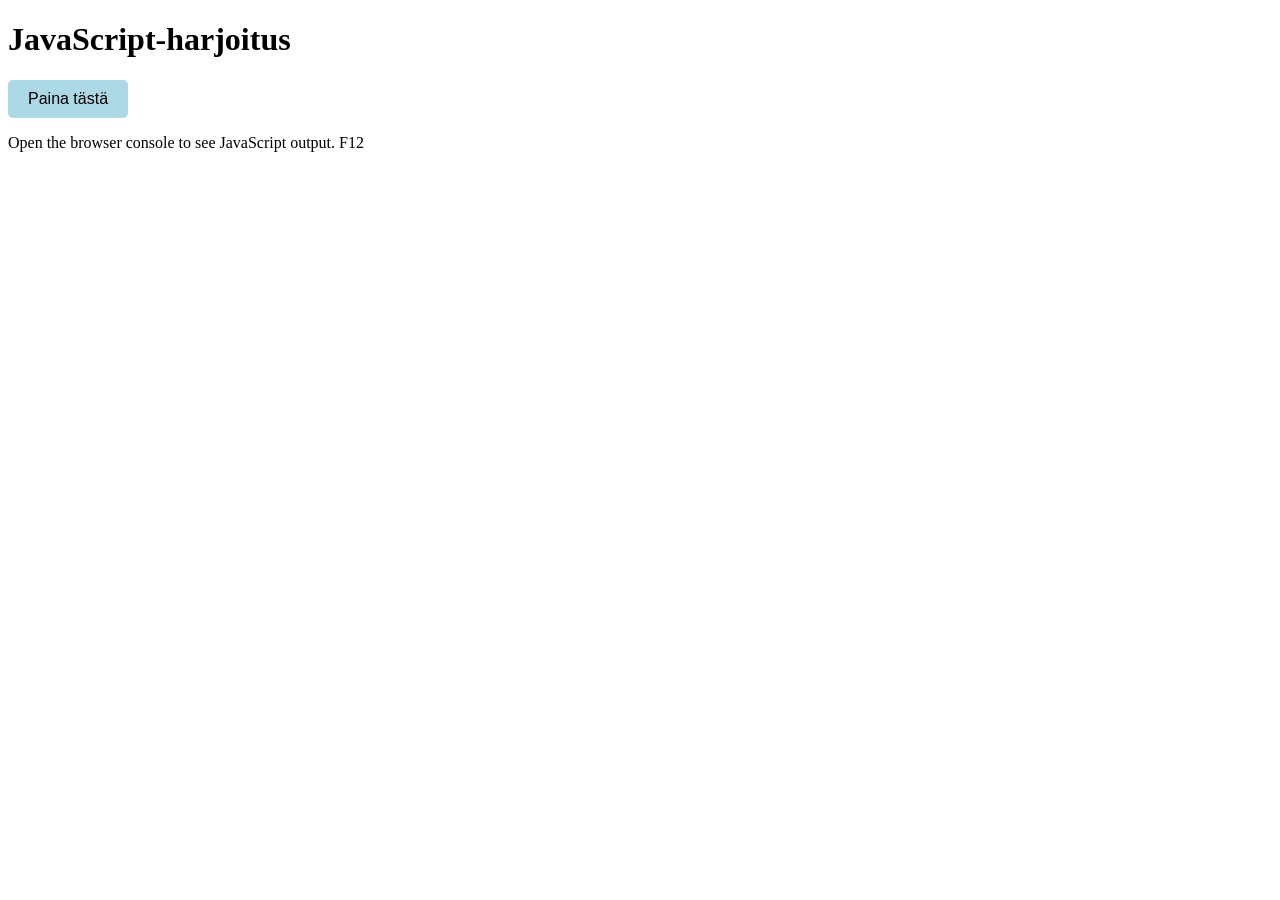
<file: WS02-java_script basics/index.html>
<!DOCTYPE html>
<html lang="en">
<head>
    <meta charset="UTF-8">
    <meta name="viewport" content="width=device-width, initial-scale=1.0">
    <title>JavaScript Basics</title>
     <link rel="stylesheet" href="styles.css">
</head>

<body>

    <h1>JavaScript-harjoitus</h1>

<button onclick="showMessage()">Paina tästä</button>
    <p>Open the browser console to see JavaScript output. F12</p>

    <!--Link to JavaScript file-->
    <script src="js/script.js"></script>

</body>
</html>
</file>
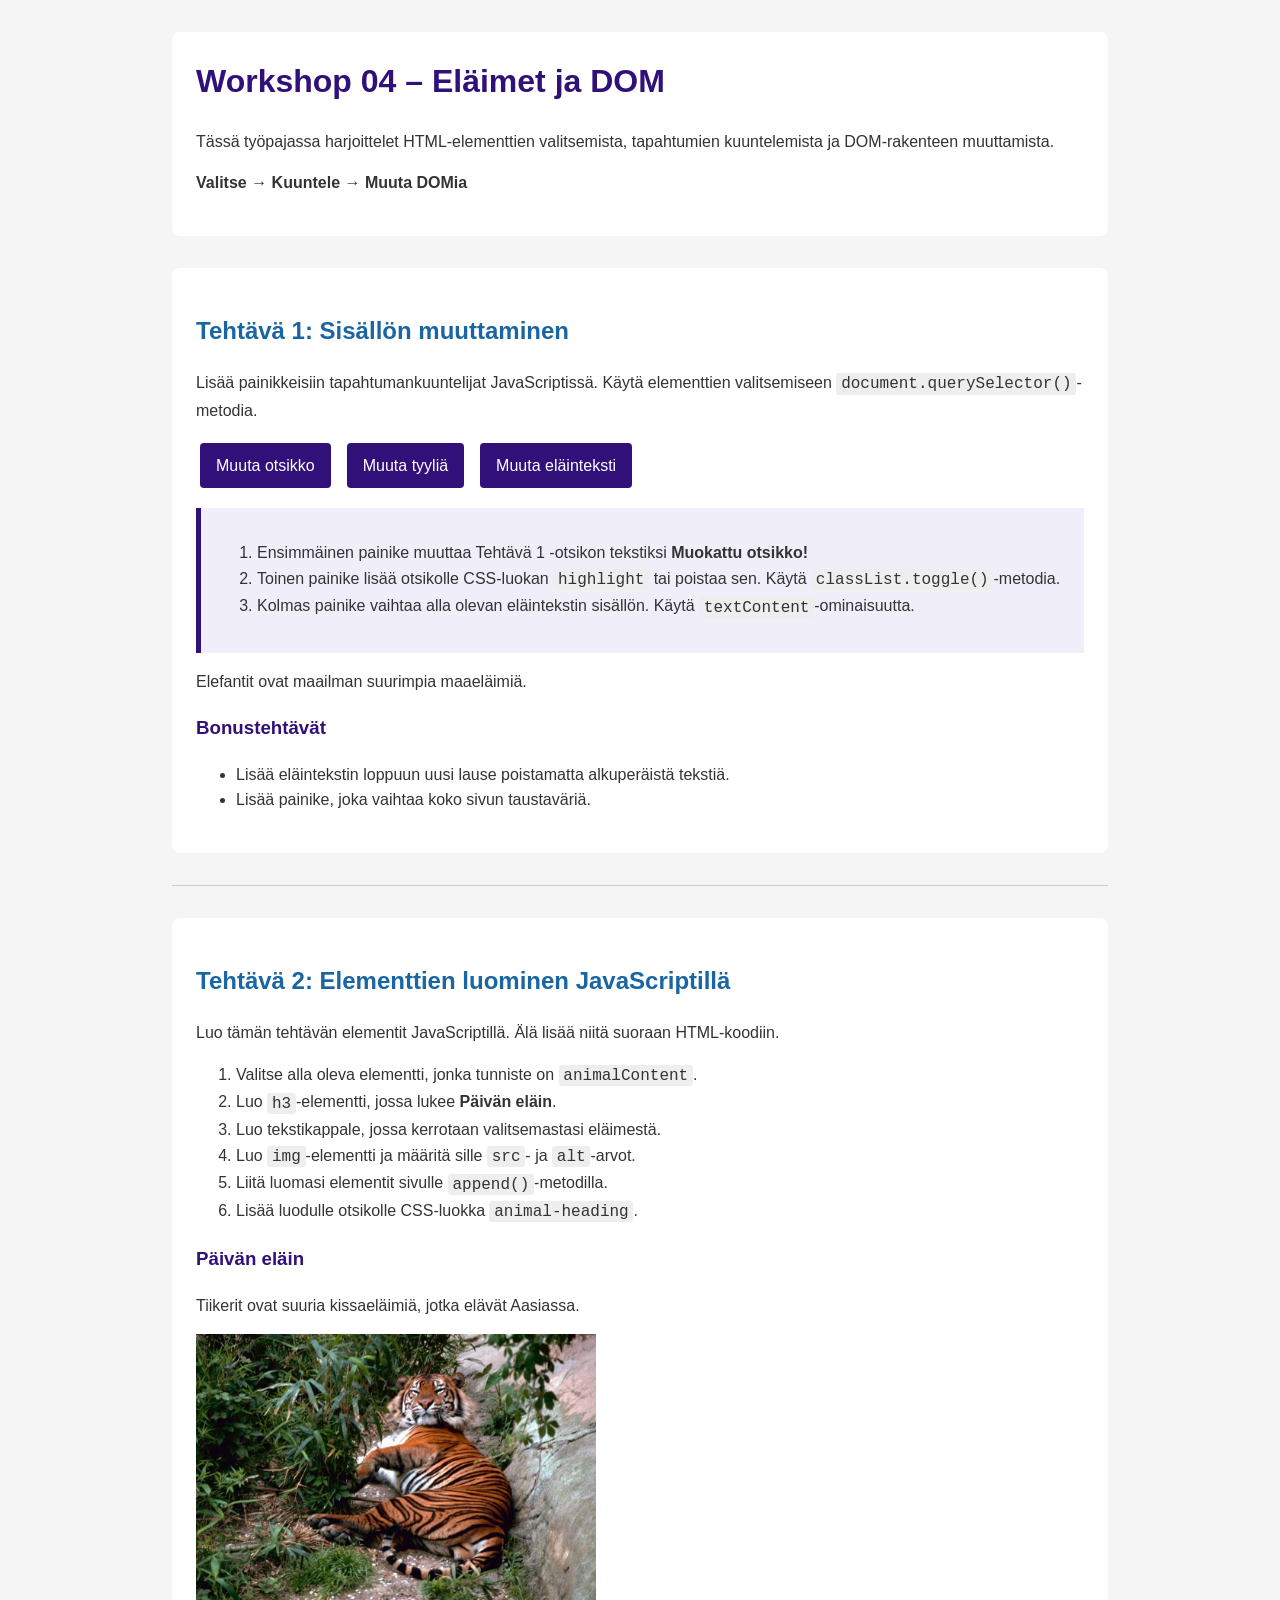
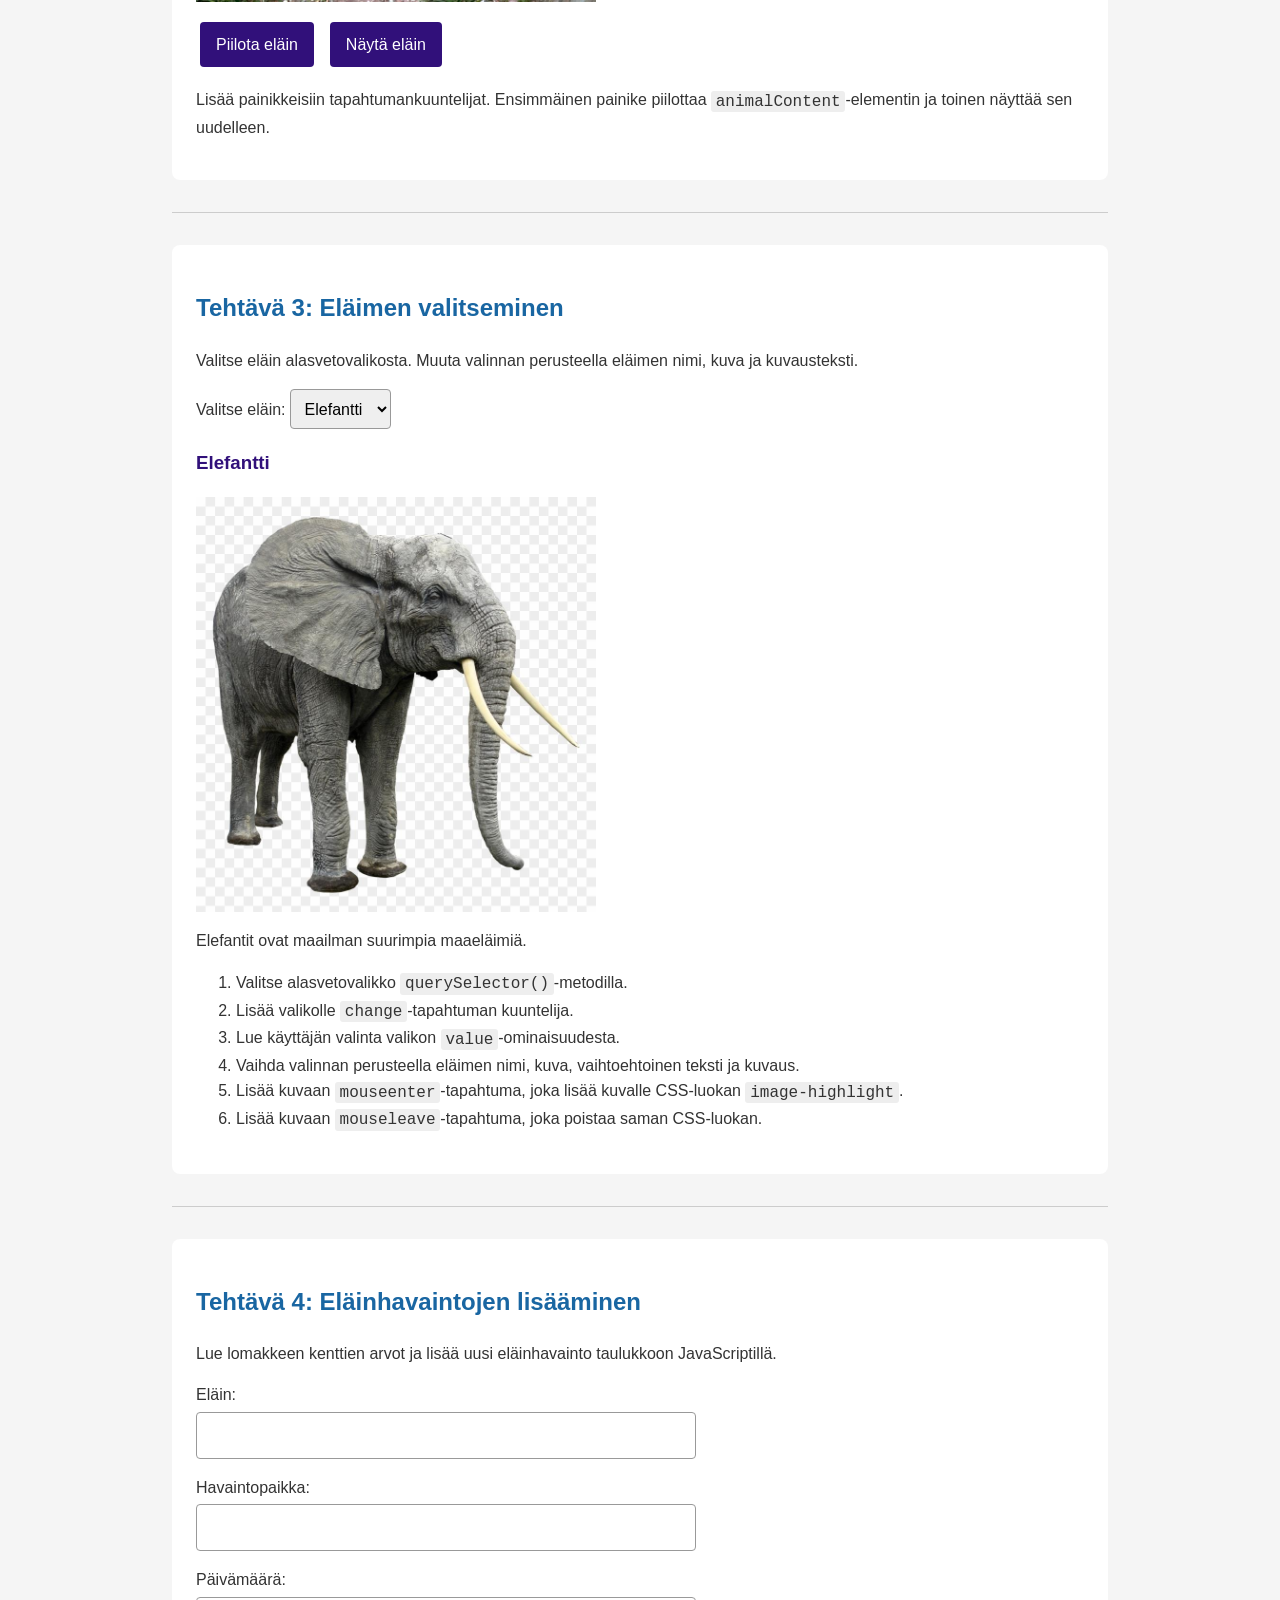
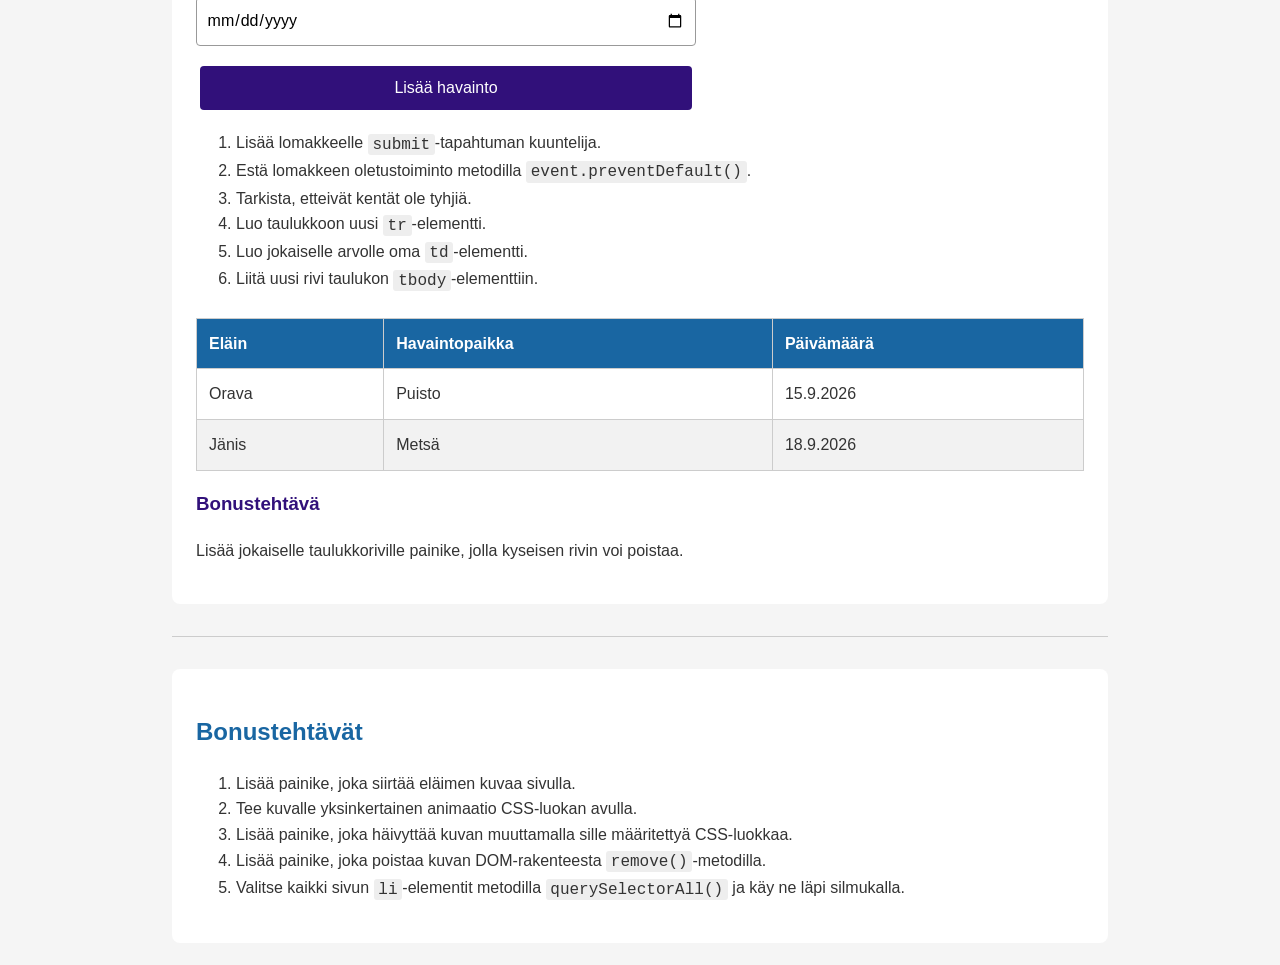
<file: WS04_DOM/index.html>
<!DOCTYPE html>
<html lang="fi">

<head>
    <meta charset="UTF-8">
    <meta name="viewport" content="width=device-width, initial-scale=1.0">

    <title>Workshop 04 – DOM-skriptaus</title>

    <link rel="stylesheet" href="css/styles.css">
    <script src="js/script.js" defer></script>
</head>

<body>
    <header>
        <h1 id="mainHeading">Workshop 04 – Eläimet ja DOM</h1>

        <p>
            Tässä työpajassa harjoittelet HTML-elementtien valitsemista,
            tapahtumien kuuntelemista ja DOM-rakenteen muuttamista.
        </p>

        <p>
            <strong>Valitse → Kuuntele → Muuta DOMia</strong>
        </p>
        
    </header>

    <main>
        <!-- TEHTÄVÄ 1 -->
        <section>
            <h2 id="taskOneHeading">Tehtävä 1: Sisällön muuttaminen</h2>

            <p>
                Lisää painikkeisiin tapahtumankuuntelijat JavaScriptissä.
                Käytä elementtien valitsemiseen
                <code>document.querySelector()</code>-metodia.
            </p>

            <div class="buttons">
                <button id="changeHeadingButton">
                    Muuta otsikko
                </button>

                <button id="changeStyleButton">
                    Muuta tyyliä
                </button>

                <button id="changeTextButton">
                    Muuta eläinteksti
                </button>
            </div>

            <div class="instructions">
                <ol>
                    <li>
                        Ensimmäinen painike muuttaa Tehtävä 1 -otsikon tekstiksi
                        <strong>Muokattu otsikko!</strong>
                    </li>

                    <li>
                        Toinen painike lisää otsikolle CSS-luokan
                        <code>highlight</code> tai poistaa sen.
                        Käytä <code>classList.toggle()</code>-metodia.
                    </li>

                    <li>
                        Kolmas painike vaihtaa alla olevan eläintekstin sisällön.
                        Käytä <code>textContent</code>-ominaisuutta.
                    </li>
                </ol>
            </div>

            <p id="animalText">
                Elefantit ovat maailman suurimpia maaeläimiä.
            </p>

            <h3>Bonustehtävät</h3>

            <ul>
                <li>
                    Lisää eläintekstin loppuun uusi lause poistamatta
                    alkuperäistä tekstiä.
                </li>

                <li>
                    Lisää painike, joka vaihtaa koko sivun taustaväriä.
                </li>
            </ul>
        </section>

        <hr>

        <!-- TEHTÄVÄ 2 -->
        <section>
            <h2>Tehtävä 2: Elementtien luominen JavaScriptillä</h2>

            <p>
                Luo tämän tehtävän elementit JavaScriptillä. Älä lisää niitä
                suoraan HTML-koodiin.
            </p>

            <ol>
                <li>
                    Valitse alla oleva elementti, jonka tunniste on
                    <code>animalContent</code>.
                </li>

                <li>
                    Luo <code>h3</code>-elementti, jossa lukee
                    <strong>Päivän eläin</strong>.
                </li>

                <li>
                    Luo tekstikappale, jossa kerrotaan valitsemastasi eläimestä.
                </li>

                <li>
                    Luo <code>img</code>-elementti ja määritä sille
                    <code>src</code>- ja <code>alt</code>-arvot.
                </li>

                <li>
                    Liitä luomasi elementit sivulle
                    <code>append()</code>-metodilla.
                </li>

                <li>
                    Lisää luodulle otsikolle CSS-luokka
                    <code>animal-heading</code>.
                </li>
            </ol>

            <div id="animalContent"></div>

            <div class="buttons">
                <button id="hideAnimalButton">
                    Piilota eläin
                </button>

                <button id="showAnimalButton">
                    Näytä eläin
                </button>
            </div>

            <p>
                Lisää painikkeisiin tapahtumankuuntelijat. Ensimmäinen painike
                piilottaa <code>animalContent</code>-elementin ja toinen näyttää
                sen uudelleen.
            </p>
        </section>

        <hr>

        <!-- TEHTÄVÄ 3 -->
        <section>
            <h2>Tehtävä 3: Eläimen valitseminen</h2>

            <p>
                Valitse eläin alasvetovalikosta. Muuta valinnan perusteella
                eläimen nimi, kuva ja kuvausteksti.
            </p>

            <label for="animalSelect">Valitse eläin:</label>

            <select id="animalSelect">
                <option value="elephant">Elefantti</option>
                <option value="tiger">Tiikeri</option>
                <option value="penguin">Pingviini</option>
                <option value="panda">Panda</option>
            </select>

            <article id="selectedAnimal">
                <h3 id="animalName">Elefantti</h3>

                <img
                    id="animalImage"
                    src="img/elephant.jpg"
                    alt="Elefantti"
                >

                <p id="animalDescription">
                    Elefantit ovat maailman suurimpia maaeläimiä.
                </p>
            </article>

            <ol>
                <li>
                    Valitse alasvetovalikko
                    <code>querySelector()</code>-metodilla.
                </li>

                <li>
                    Lisää valikolle <code>change</code>-tapahtuman kuuntelija.
                </li>

                <li>
                    Lue käyttäjän valinta valikon
                    <code>value</code>-ominaisuudesta.
                </li>

                <li>
                    Vaihda valinnan perusteella eläimen nimi, kuva,
                    vaihtoehtoinen teksti ja kuvaus.
                </li>

                <li>
                    Lisää kuvaan <code>mouseenter</code>-tapahtuma, joka lisää
                    kuvalle CSS-luokan <code>image-highlight</code>.
                </li>

                <li>
                    Lisää kuvaan <code>mouseleave</code>-tapahtuma, joka poistaa
                    saman CSS-luokan.
                </li>
            </ol>
        </section>

        <hr>

        <!-- TEHTÄVÄ 4 -->
        <section>
            <h2>Tehtävä 4: Eläinhavaintojen lisääminen</h2>

            <p>
                Lue lomakkeen kenttien arvot ja lisää uusi eläinhavainto
                taulukkoon JavaScriptillä.
            </p>

            <form id="animalForm">
                <div>
                    <label for="observationAnimal">Eläin:</label>

                    <input
                        type="text"
                        id="observationAnimal"
                        name="observationAnimal"
                    >
                </div>

                <div>
                    <label for="observationLocation">Havaintopaikka:</label>

                    <input
                        type="text"
                        id="observationLocation"
                        name="observationLocation"
                    >
                </div>

                <div>
                    <label for="observationDate">Päivämäärä:</label>

                    <input
                        type="date"
                        id="observationDate"
                        name="observationDate"
                    >
                </div>

                <button type="submit">
                    Lisää havainto
                </button>
            </form>

            <ol>
                <li>
                    Lisää lomakkeelle <code>submit</code>-tapahtuman kuuntelija.
                </li>

                <li>
                    Estä lomakkeen oletustoiminto metodilla
                    <code>event.preventDefault()</code>.
                </li>

                <li>
                    Tarkista, etteivät kentät ole tyhjiä.
                </li>

                <li>
                    Luo taulukkoon uusi <code>tr</code>-elementti.
                </li>

                <li>
                    Luo jokaiselle arvolle oma <code>td</code>-elementti.
                </li>

                <li>
                    Liitä uusi rivi taulukon <code>tbody</code>-elementtiin.
                </li>
            </ol>

            <table id="observationTable">
                <thead>
                    <tr>
                        <th>Eläin</th>
                        <th>Havaintopaikka</th>
                        <th>Päivämäärä</th>
                    </tr>
                </thead>

                <tbody id="observationTableBody">
                    <tr>
                        <td>Orava</td>
                        <td>Puisto</td>
                        <td>15.9.2026</td>
                    </tr>

                    <tr>
                        <td>Jänis</td>
                        <td>Metsä</td>
                        <td>18.9.2026</td>
                    </tr>
                </tbody>
            </table>

            <h3>Bonustehtävä</h3>

            <p>
                Lisää jokaiselle taulukkoriville painike, jolla kyseisen rivin
                voi poistaa.
            </p>
        </section>

        <hr>

        <!-- BONUSTEHTÄVÄT -->
        <section>
            <h2>Bonustehtävät</h2>

            <ol>
                <li>
                    Lisää painike, joka siirtää eläimen kuvaa sivulla.
                </li>

                <li>
                    Tee kuvalle yksinkertainen animaatio CSS-luokan avulla.
                </li>

                <li>
                    Lisää painike, joka häivyttää kuvan muuttamalla sille
                    määritettyä CSS-luokkaa.
                </li>

                <li>
                    Lisää painike, joka poistaa kuvan DOM-rakenteesta
                    <code>remove()</code>-metodilla.
                </li>

                <li>
                    Valitse kaikki sivun <code>li</code>-elementit metodilla
                    <code>querySelectorAll()</code> ja käy ne läpi silmukalla.
                </li>
            </ol>
        </section>
    </main>
</body>

</html>
</file>
<file: WS02-java_script basics/styles.css>
button {
    background-color: lightblue;
    color: black;
    padding: 10px 20px;
    border: none;
    border-radius: 5px;
    cursor: pointer;
    font-size: 16px;
}

button:hover {
    background-color: deepskyblue;
}
</file>
<file: WS04_DOM/css/styles.css>
* {
    box-sizing: border-box;
}

body {
    max-width: 1000px;
    margin: 0 auto;
    padding: 2rem;

    font-family: "Trebuchet MS", Helvetica, sans-serif;
    line-height: 1.6;
    color: #333333;
    background-color: #f5f5f5;
}

header,
section {
    margin-bottom: 2rem;
    padding: 1.5rem;

    background-color: white;
    border-radius: 8px;
}

h1 {
    margin-top: 0;
    color: #31107a;
}

h2 {
    color: #1966a2;
}

h3 {
    color: #31107a;
}

hr {
    margin: 2rem 0;
    border: 0;
    border-top: 1px solid #cccccc;
}

button {
    margin: 0.25rem;
    padding: 0.6rem 1rem;

    font: inherit;
    color: white;
    background-color: #31107a;

    border: 0;
    border-radius: 4px;
    cursor: pointer;
}

button:hover {
    background-color: #5631a5;
}

button:focus-visible,
input:focus-visible,
select:focus-visible {
    outline: 3px solid #28a78e;
    outline-offset: 2px;
}

.buttons {
    display: flex;
    flex-wrap: wrap;
    gap: 0.5rem;
    margin: 1rem 0;
}

.instructions {
    padding: 1rem;
    background-color: #f0eef8;
    border-left: 5px solid #31107a;
}

code {
    padding: 0.1rem 0.3rem;
    font-family: Consolas, monospace;
    background-color: #eeeeee;
    border-radius: 3px;
}

.highlight {
    padding: 1rem;
    color: white;
    background-color: #31107a;
}

.animal-heading {
    color: #31107a;
    font-family: Arial, sans-serif;
}

.image-highlight {
    border: 6px solid #31107a;
}

#animalImage,
#animalContent img {
    display: block;
    width: 400px;
    max-width: 100%;
    height: auto;
    margin: 1rem 0;
}

form {
    display: grid;
    gap: 1rem;
    max-width: 500px;
    margin: 1rem 0;
}

form div {
    display: grid;
    gap: 0.25rem;
}

input,
select {
    padding: 0.6rem;
    font: inherit;
    border: 1px solid #999999;
    border-radius: 4px;
}

table {
    width: 100%;
    margin-top: 1.5rem;
    border-collapse: collapse;
}

th,
td {
    padding: 0.75rem;
    text-align: left;
    border: 1px solid #cccccc;
}

th {
    color: white;
    background-color: #1966a2;
}

tbody tr:nth-child(even) {
    background-color: #f2f2f2;
}

@media (max-width: 600px) {
    body {
        padding: 1rem;
    }

    header,
    section {
        padding: 1rem;
    }

    .buttons {
        flex-direction: column;
    }

    button {
        width: 100%;
    }
}
</file>
